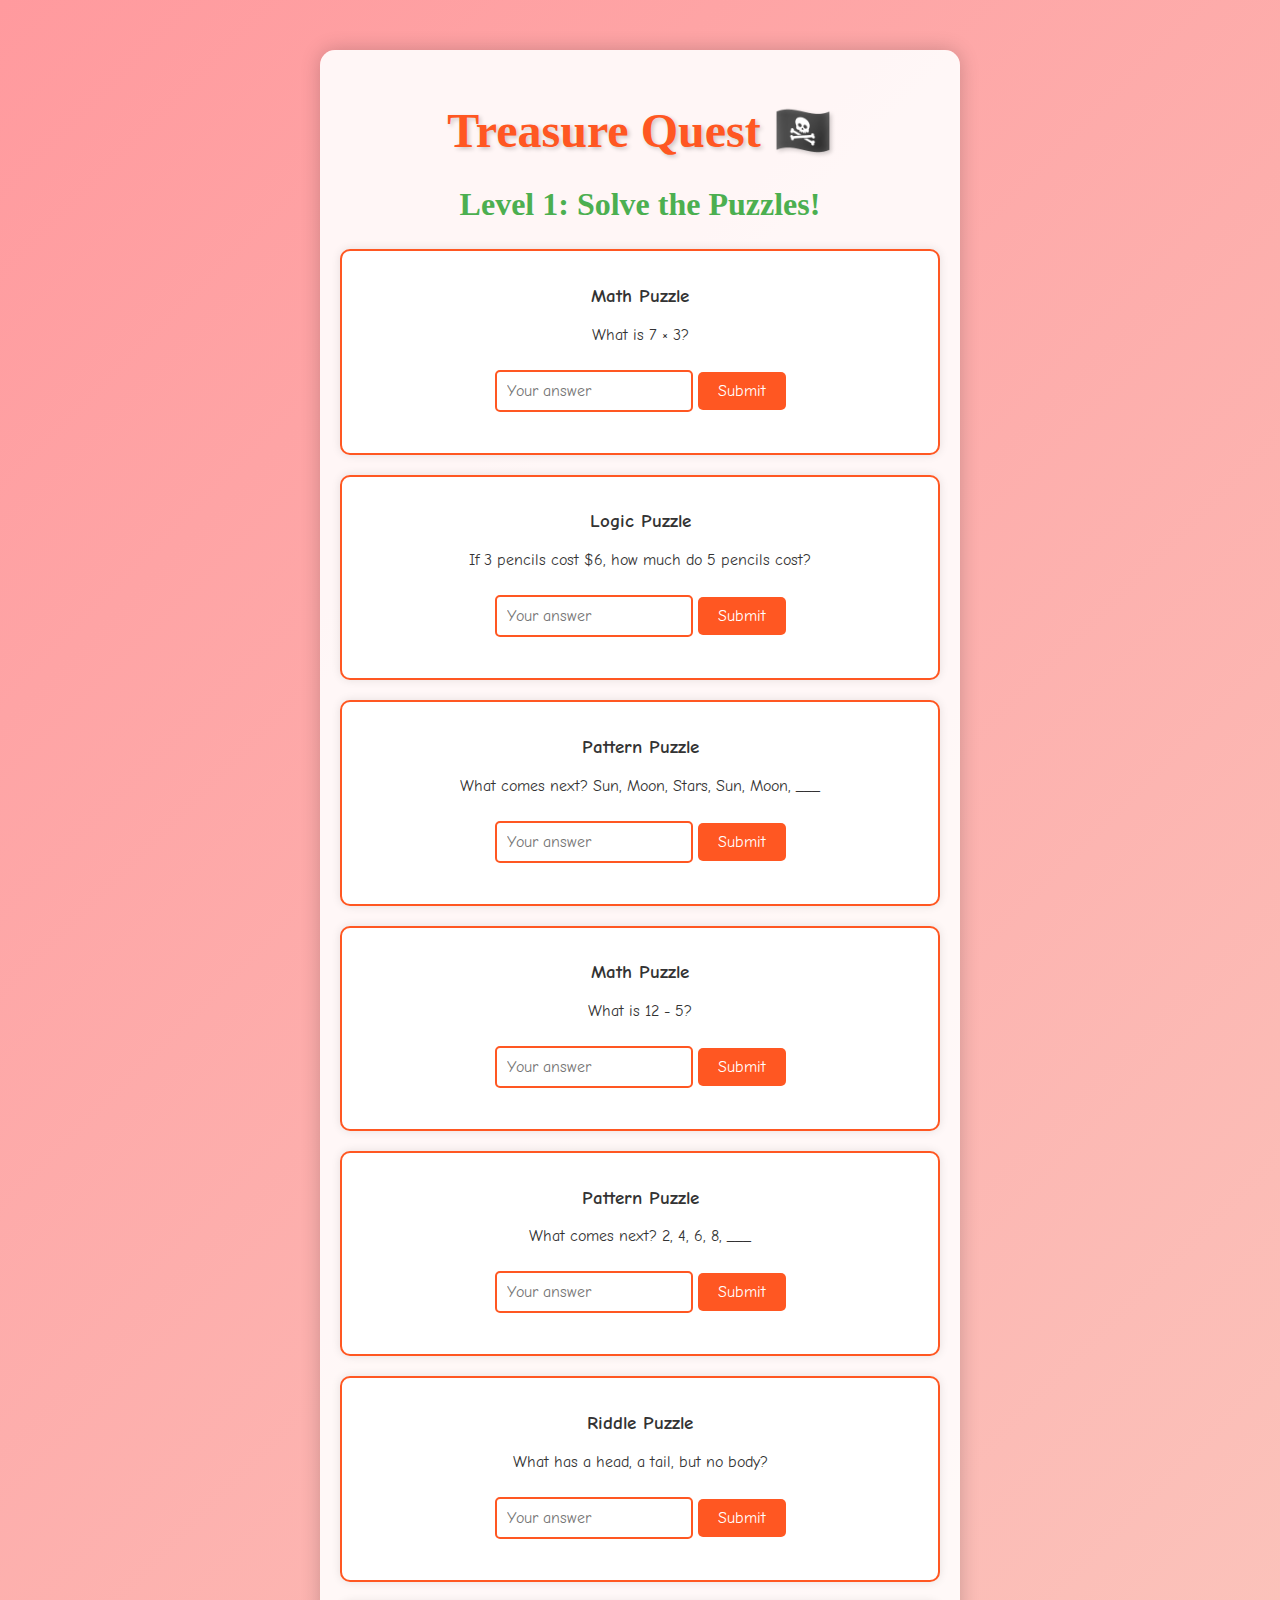
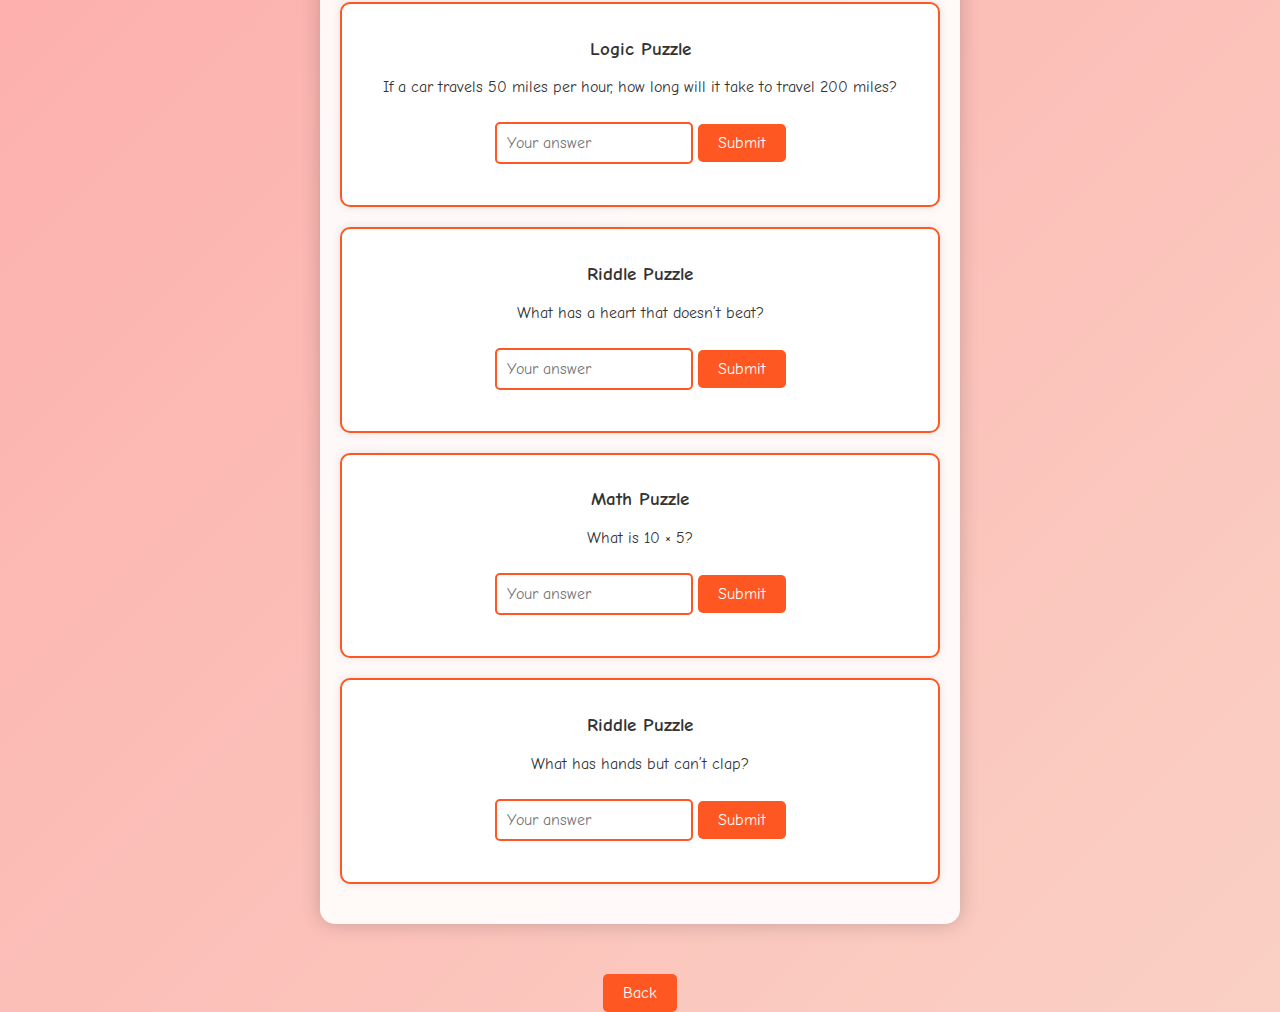
<file: game1.html>
<!DOCTYPE html>
<html lang="en">
<head>
  <meta charset="UTF-8">
  <meta name="viewport" content="width=device-width, initial-scale=1.0">
  <title>Treasure Quest</title>
  <style>
    body {
      font-family: 'Comic Neue', cursive;
      background: linear-gradient(135deg, #ff9a9e 0%, #fad0c4 100%);
      color: #333;
      text-align: center;
      margin: 0;
      padding: 0;
      /* Remove overflow: hidden; */
    }
    
    .game-container {
      max-width: 600px;
      margin: 50px auto;
      padding: 20px;
      background-color: rgba(255, 255, 255, 0.9);
      border-radius: 15px;
      box-shadow: 0 0 20px rgba(0, 0, 0, 0.2);
      position: relative;
      z-index: 1;
    }
    
    /* Rest of the CSS remains the same */
    
    h1 {
      font-family: 'Chewy', cursive;
      color: #ff5722;
      font-size: 3rem;
      margin-bottom: 20px;
      text-shadow: 2px 2px 4px rgba(0, 0, 0, 0.2);
    }
    
    h2 {
      font-family: 'Chewy', cursive;
      color: #4caf50;
      font-size: 2rem;
    }
    
    .puzzle {
      margin: 20px 0;
      padding: 15px;
      border: 2px solid #ff5722;
      border-radius: 10px;
      background-color: #fff;
      box-shadow: 0 0 10px rgba(0, 0, 0, 0.1);
      animation: float 3s ease-in-out infinite;
    }
    
    @keyframes float {
      0%, 100% {
        transform: translateY(0);
      }
      50% {
        transform: translateY(-10px);
      }
    }
    
    input {
      padding: 10px;
      margin: 10px 0;
      border: 2px solid #ff5722;
      border-radius: 5px;
      font-family: 'Comic Neue', cursive;
      font-size: 1rem;
    }
    
    button {
      padding: 10px 20px;
      background-color: #ff5722;
      color: #fff;
      border: none;
      border-radius: 5px;
      cursor: pointer;
      font-family: 'Comic Neue', cursive;
      font-size: 1rem;
      transition: background-color 0.3s ease;
    }
    
    button:hover {
      background-color: #e64a19;
    }
    
    #bomb-blast {
      width: 100px;
      height: 100px;
      background-image: url('https://i.imgur.com/8nLf3yE.png'); /* Replace with a bomb image */
      background-size: cover;
      position: absolute;
      top: 50%;
      left: 50%;
      transform: translate(-50%, -50%);
      animation: blast 1s forwards;
      display: none;
    }
    
    @keyframes blast {
      0% {
        transform: translate(-50%, -50%) scale(1);
        opacity: 1;
      }
      100% {
        transform: translate(-50%, -50%) scale(3);
        opacity: 0;
      }
    }
    
    #paper-cuts-rain {
      position: absolute;
      top: 0;
      left: 0;
      width: 100%;
      height: 100%;
      overflow: hidden;
      pointer-events: none;
    }
    
    .paper-cut {
      position: absolute;
      width: 20px;
      height: 20px;
      background-image: url('https://i.imgur.com/xyz1234.png'); /* Replace with a paper cut image */
      background-size: cover;
      animation: fall linear infinite;
    }
    
    @keyframes fall {
      0% {
        transform: translateY(-100%);
      }
      100% {
        transform: translateY(100vh);
      }
    }
    
    #stars-container {
      margin-top: 20px;
    }
    
    .star {
      font-size: 2rem;
      color: gold;
      display: inline-block;
      animation: spin 2s linear infinite;
    }
    
    @keyframes spin {
      0% {
        transform: rotate(0deg);
      }
      100% {
        transform: rotate(360deg);
      }
    }
    
    .hidden {
      display: none;
    }
    
    .background-animation {
      position: absolute;
      top: 0;
      left: 0;
      width: 100%;
      height: 100%;
      z-index: 0;
    }
    
    .cloud {
      position: absolute;
      width: 100px;
      height: 60px;
      background: rgba(255, 255, 255, 0.8);
      border-radius: 50px;
      animation: moveCloud 10s linear infinite;
    }
    
    .cloud:nth-child(1) {
      top: 20%;
      left: -100px;
      animation-duration: 15s;
    }
    
    .cloud:nth-child(2) {
      top: 50%;
      left: -100px;
      animation-duration: 20s;
    }
    
    .cloud:nth-child(3) {
      top: 80%;
      left: -100px;
      animation-duration: 25s;
    }
    
    @keyframes moveCloud {
      0% {
        transform: translateX(-100%);
      }
      100% {
        transform: translateX(100vw);
      }
    }
  </style>
  <link href="https://fonts.googleapis.com/css2?family=Chewy&family=Comic+Neue:wght@700&display=swap" rel="stylesheet">
</head>
<body>
  <div class="game-container">
    <h1>Treasure Quest 🏴‍☠️</h1>
    <div id="level-1" class="level">
      <h2>Level 1: Solve the Puzzles!</h2>
      <div class="puzzle">
        <h3>Math Puzzle</h3>
        <p>What is 5 + 7?</p>
        <input type="number" id="math-answer" placeholder="Your answer">
        <button onclick="checkMath()">Submit</button>
        <p id="math-feedback"></p>
      </div>
      <div class="puzzle">
        <h3>Pattern Puzzle</h3>
        <p>What comes next? Red, Blue, Green, Red, Blue, ___</p>
        <input type="text" id="pattern-answer" placeholder="Your answer">
        <button onclick="checkPattern()">Submit</button>
        <p id="pattern-feedback"></p>
      </div>
      <div class="puzzle">
        <h3>Word Puzzle</h3>
        <p>Unscramble the letters: TAC</p>
        <input type="text" id="word-answer" placeholder="Your answer">
        <button onclick="checkWord()">Submit</button>
        <p id="word-feedback"></p>
      </div>
      <div class="puzzle">
        <h3>Logic Puzzle</h3>
        <p>If 2 cats catch 2 mice in 2 minutes, how many cats are needed to catch 8 mice in 8 minutes?</p>
        <input type="number" id="logic-answer" placeholder="Your answer">
        <button onclick="checkLogic()">Submit</button>
        <p id="logic-feedback"></p>
      </div>
      <div class="puzzle">
        <h3>Riddle Puzzle</h3>
        <p>I speak without a mouth and hear without ears. I have no body, but I come alive with wind. What am I?</p>
        <input type="text" id="riddle-answer" placeholder="Your answer">
        <button onclick="checkRiddle()">Submit</button>
        <p id="riddle-feedback"></p>
      </div>
    </div>
    <div id="level-complete" class="hidden">
      <h2>Congratulations! You found the treasure! 🎉</h2>
      <div id="bomb-blast" class="hidden"></div>
      <div id="paper-cuts-rain" class="hidden"></div>
      <div id="stars-container" class="hidden">
        <span class="star">⭐</span>
        <span class="star">⭐</span>
        <span class="star">⭐</span>
      </div>
      <button onclick="resetGame()">Play Again</button>
    </div>
  </div>
  <div class="background-animation">
    <div class="cloud"></div>
    <div class="cloud"></div>
    <div class="cloud"></div>
  </div>
 
  <script>
    const questions = [
  // Math Puzzles
  { type: "math", question: "What is 8 + 7?", answer: "15" },
  { type: "math", question: "What is 12 - 5?", answer: "7" },
  { type: "math", question: "What is 6 × 4?", answer: "24" },
  { type: "math", question: "What is 20 ÷ 5?", answer: "4" },
  { type: "math", question: "What is 9 + 11?", answer: "20" },
  { type: "math", question: "What is 15 - 9?", answer: "6" },
  { type: "math", question: "What is 7 × 3?", answer: "21" },
  { type: "math", question: "What is 18 ÷ 2?", answer: "9" },
  { type: "math", question: "What is 25 - 13?", answer: "12" },
  { type: "math", question: "What is 10 × 5?", answer: "50" },

  // Pattern Puzzles
  { type: "pattern", question: "What comes next? 2, 4, 6, 8, ___", answer: "10" },
  { type: "pattern", question: "What comes next? A, C, E, G, ___", answer: "I" },
  { type: "pattern", question: "What comes next? Red, Blue, Green, Red, Blue, ___", answer: "Green" },
  { type: "pattern", question: "What comes next? 5, 10, 15, 20, ___", answer: "25" },
  { type: "pattern", question: "What comes next? Circle, Square, Triangle, Circle, Square, ___", answer: "Triangle" },
  { type: "pattern", question: "What comes next? 1, 3, 5, 7, ___", answer: "9" },
  { type: "pattern", question: "What comes next? Cat, Dog, Fish, Cat, Dog, ___", answer: "Fish" },
  { type: "pattern", question: "What comes next? 10, 20, 30, 40, ___", answer: "50" },
  { type: "pattern", question: "What comes next? Sun, Moon, Stars, Sun, Moon, ___", answer: "Stars" },
  { type: "pattern", question: "What comes next? 100, 90, 80, 70, ___", answer: "60" },

  // Word Puzzles
  { type: "word", question: "Unscramble the letters: TAC", answer: "cat" },
  { type: "word", question: "Unscramble the letters: DOG", answer: "dog" },
  { type: "word", question: "Unscramble the letters: RAT", answer: "rat" },
  { type: "word", question: "Unscramble the letters: PAN", answer: "pan" },
  { type: "word", question: "Unscramble the letters: BATS", answer: "bats" },
  { type: "word", question: "Unscramble the letters: LION", answer: "lion" },
  { type: "word", question: "Unscramble the letters: BEAR", answer: "bear" },
  { type: "word", question: "Unscramble the letters: FISH", answer: "fish" },
  { type: "word", question: "Unscramble the letters: BIRD", answer: "bird" },
  { type: "word", question: "Unscramble the letters: DUCK", answer: "duck" },

  // Logic Puzzles
  { type: "logic", question: "If 2 cats catch 2 mice in 2 minutes, how many cats are needed to catch 8 mice in 8 minutes?", answer: "2" },
  { type: "logic", question: "If a train travels 60 miles in 1 hour, how far will it travel in 3 hours?", answer: "180" },
  { type: "logic", question: "If 3 pencils cost $6, how much do 5 pencils cost?", answer: "10" },
  { type: "logic", question: "If a clock shows 3:15, what is the angle between the hour and minute hands?", answer: "7.5" },
  { type: "logic", question: "If 5 machines make 5 widgets in 5 minutes, how long will it take 100 machines to make 100 widgets?", answer: "5" },
  { type: "logic", question: "If a book has 300 pages and you read 30 pages a day, how many days will it take to finish the book?", answer: "10" },
  { type: "logic", question: "If 4 people can paint 4 walls in 4 hours, how many people are needed to paint 8 walls in 8 hours?", answer: "4" },
  { type: "logic", question: "If a pizza is cut into 8 slices and you eat 3 slices, how many slices are left?", answer: "5" },
  { type: "logic", question: "If a car travels 50 miles per hour, how long will it take to travel 200 miles?", answer: "4" },
  { type: "logic", question: "If a rectangle has a length of 10 and a width of 5, what is its area?", answer: "50" },

  // Riddles
  { type: "riddle", question: "I speak without a mouth and hear without ears. I have no body, but I come alive with wind. What am I?", answer: "echo" },
  { type: "riddle", question: "The more you take, the more you leave behind. What am I?", answer: "footsteps" },
  { type: "riddle", question: "What has keys but can’t open locks?", answer: "keyboard" },
  { type: "riddle", question: "What has to be broken before you can use it?", answer: "egg" },
  { type: "riddle", question: "What has a heart that doesn’t beat?", answer: "artichoke" },
  { type: "riddle", question: "What can travel around the world while staying in the same spot?", answer: "stamp" },
  { type: "riddle", question: "What has a head, a tail, but no body?", answer: "coin" },
  { type: "riddle", question: "What has hands but can’t clap?", answer: "clock" },
  { type: "riddle", question: "What has an eye but can’t see?", answer: "needle" },
  { type: "riddle", question: "What gets wetter as it dries?", answer: "towel" }
];

let currentQuestions = [];
let puzzlesSolved = 0;
let correctAnswers = 0;

// Function to randomly select 10 questions
function selectQuestions() {
  currentQuestions = [];
  const shuffledQuestions = questions.sort(() => 0.5 - Math.random()); // Shuffle questions
  currentQuestions = shuffledQuestions.slice(0, 10); // Select 10 random questions
  displayQuestions();
}

// Function to display selected questions
function displayQuestions() {
  const level1 = document.getElementById("level-1");
  level1.innerHTML = `<h2>Level 1: Solve the Puzzles!</h2>`;
  currentQuestions.forEach((q, index) => {
    level1.innerHTML += `
      <div class="puzzle">
        <h3>${q.type.charAt(0).toUpperCase() + q.type.slice(1)} Puzzle</h3>
        <p>${q.question}</p>
        <input type="text" id="answer-${index}" placeholder="Your answer">
        <button onclick="checkAnswer(${index})">Submit</button>
        <p id="feedback-${index}"></p>
      </div>
    `;
  });
}

// Function to check answers
function checkAnswer(index) {
  const userAnswer = document.getElementById(`answer-${index}`).value.trim().toLowerCase();
  const feedback = document.getElementById(`feedback-${index}`);
  if (userAnswer === currentQuestions[index].answer.toLowerCase()) {
    feedback.textContent = "Correct! 🎉";
    feedback.style.color = "green";
    correctAnswers++;
    puzzlesSolved++;
  } else {
    feedback.textContent = `Try again! ❌ (Answer: ${currentQuestions[index].answer})`;
    feedback.style.color = "red";
  }
  checkLevelCompletion();
}

// Function to check if all puzzles are solved
function checkLevelCompletion() {
  if (puzzlesSolved === 10) {
    document.getElementById("level-1").classList.add("hidden");
    document.getElementById("level-complete").classList.remove("hidden");
    showBombBlast();
    showPaperCutsRain();
    showStars();
  }
}

// Function to show bomb blast animation
function showBombBlast() {
  const bombBlast = document.getElementById("bomb-blast");
  bombBlast.classList.remove("hidden");
  setTimeout(() => {
    bombBlast.classList.add("hidden");
  }, 1000); // Hide after 1 second
}

// Function to show paper cuts rain animation
function showPaperCutsRain() {
  const paperCutsRain = document.getElementById("paper-cuts-rain");
  paperCutsRain.classList.remove("hidden");

  // Create paper cuts
  for (let i = 0; i < 50; i++) {
    const paperCut = document.createElement("div");
    paperCut.classList.add("paper-cut");
    paperCut.style.left = `${Math.random() * 100}%`;
    paperCut.style.animationDuration = `${Math.random() * 2 + 1}s`;
    paperCutsRain.appendChild(paperCut);
  }

  // Remove paper cuts after animation
  setTimeout(() => {
    paperCutsRain.classList.add("hidden");
    paperCutsRain.innerHTML = "";
  }, 3000); // Hide after 3 seconds
}

// Function to show stars based on correct answers
function showStars() {
  const starsContainer = document.getElementById("stars-container");
  const stars = document.querySelectorAll(".star");
  starsContainer.classList.remove("hidden");

  // Calculate stars based on correct answers
  const starCount = Math.floor((correctAnswers / 10) * 3); // Max 3 stars
  stars.forEach((star, index) => {
    if (index < starCount) {
      star.style.display = "inline-block";
    } else {
      star.style.display = "none";
    }
  });
}

// Function to reset the game
function resetGame() {
  puzzlesSolved = 0;
  correctAnswers = 0;
  document.getElementById("level-1").classList.remove("hidden");
  document.getElementById("level-complete").classList.add("hidden");
  document.getElementById("stars-container").classList.add("hidden");
  selectQuestions(); // Select new questions for the next round
}

// Initialize the game
selectQuestions();

//back button
function goToPage(page) {
    window.location.href = page;
  }
  </script>
<button onclick="goToPage('http://127.0.0.1:5000/')">Back</button>
</body>
</html>
</file>
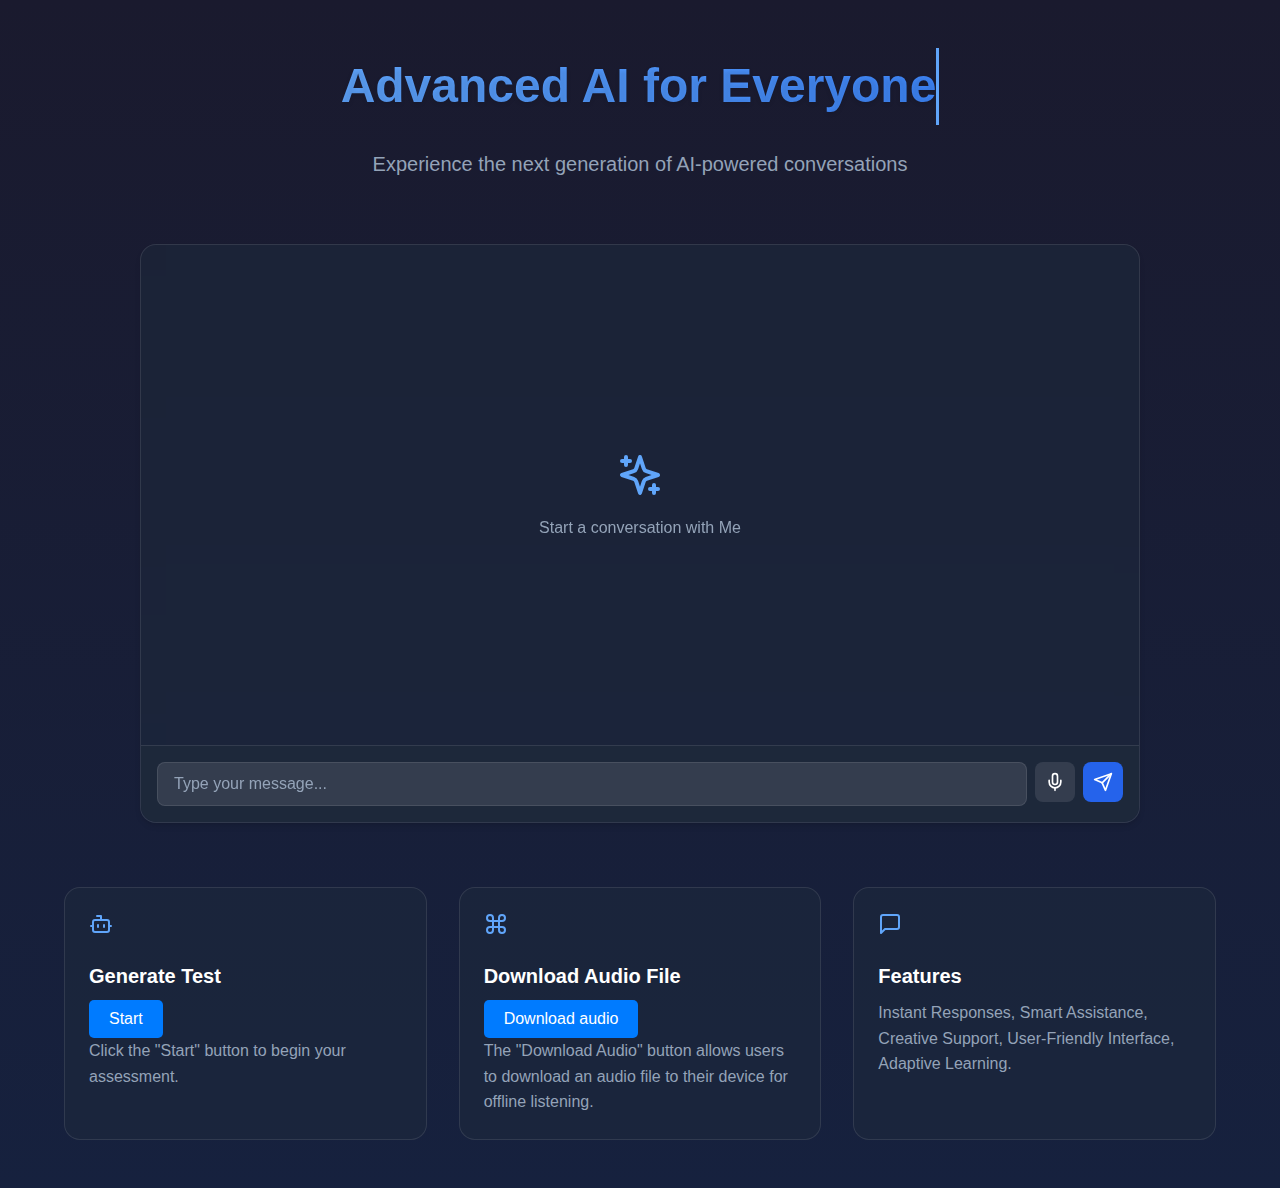
<file: text.html>
<!DOCTYPE html>
<html lang="en">
<head>
  <meta charset="UTF-8">
  <meta name="viewport" content="width=device-width, initial-scale=1.0">
  <title> Learn with Text</title>
  <style>
    /* Reset and base styles */
* {
  margin: 0;
  padding: 0;
  box-sizing: border-box;
}

body {
  font-family: -apple-system, BlinkMacSystemFont, "Segoe UI", Roboto, Oxygen-Sans, Ubuntu, Cantarell, sans-serif;
  line-height: 1.6;
  color: #fff;
  background: linear-gradient(180deg, #1a1a2e 0%, #16213e 100%);
  min-height: 100vh;
}

.container {
  max-width: 1200px;
  margin: 0 auto;
  padding: 0 1.5rem;
}



/* Main content styles */
main {
  padding: 3rem 0;
}

.hero {
  text-align: center;
  margin-bottom: 4rem;
}

.hero h1 {
  font-size: 3rem;
  font-weight: bold;
  margin-bottom: 1rem;
  color: #60a5fa;
  text-shadow: 0 2px 4px rgba(0, 0, 0, 0.1);
  background: linear-gradient(135deg, #60a5fa 0%, #3b82f6 100%);
  -webkit-background-clip: text;
  background-clip: text;
  -webkit-text-fill-color: transparent;
  display: inline-block;
  overflow: hidden;
  border-right: 3px solid #60a5fa;
  white-space: nowrap;
  animation: typing 3.5s steps(30, end),
             blink-caret 0.75s step-end infinite;
  margin: 0 auto 1rem;
  max-width: fit-content;
}

@keyframes typing {
  from { width: 0 }
  to { width: 100% }
}

@keyframes blink-caret {
  from, to { border-color: transparent }
  50% { border-color: #60a5fa }
}

.hero p {
  font-size: 1.25rem;
  color: #94a3b8;
}

/* Chat container styles */
.chat-container {
  max-width: 1000px;
  margin: 0 auto;
  background: rgba(30, 41, 59, 0.5);
  border: 1px solid rgba(255, 255, 255, 0.1);
  border-radius: 1rem;
  box-shadow: 0 4px 6px -1px rgba(0, 0, 0, 0.1), 0 2px 4px -1px rgba(0, 0, 0, 0.06);
  backdrop-filter: blur(10px);
  -webkit-backdrop-filter: blur(10px);
  transition: height 0.3s ease-in-out;
}

.messages {
  height: 500px;
  min-height: 500px;
  max-height: 800px;
  overflow-y: auto;
  padding: 1.5rem;
  scrollbar-width: thin;
  scrollbar-color: rgba(96, 165, 250, 0.5) transparent;
  transition: height 0.3s ease-in-out;
}

.messages.expanded {
  height: 800px;
}

.messages::-webkit-scrollbar {
  width: 6px;
}

.messages::-webkit-scrollbar-track {
  background: transparent;
}

.messages::-webkit-scrollbar-thumb {
  background-color: rgba(96, 165, 250, 0.5);
  border-radius: 3px;
}

.empty-state {
  height: 100%;
  display: flex;
  flex-direction: column;
  align-items: center;
  justify-content: center;
  color: #94a3b8;
}

.empty-state svg {
  margin-bottom: 1rem;
  color: #60a5fa;
}

.message {
  max-width: 80%;
  margin-bottom: 1rem;
  padding: 1rem;
  border-radius: 0.5rem;
  animation: messageAppear 0.3s ease-out;
}

@keyframes messageAppear {
  from {
    opacity: 0;
    transform: translateY(10px);
  }
  to {
    opacity: 1;
    transform: translateY(0);
  }
}

.message.user {
  margin-left: auto;
  background: #2563eb;
  box-shadow: 0 2px 4px rgba(37, 99, 235, 0.1);
}

.message.ai {
  margin-right: auto;
  background: rgba(255, 255, 255, 0.1);
  box-shadow: 0 2px 4px rgba(0, 0, 0, 0.1);
}

/* Input area styles */
.input-area {
  display: flex;
  gap: 0.5rem;
  padding: 1rem;
  border-top: 1px solid rgba(255, 255, 255, 0.1);
  background: rgba(30, 41, 59, 0.8);
  border-radius: 0 0 1rem 1rem;
}

input {
  flex: 1;
  padding: 0.75rem 1rem;
  background: rgba(255, 255, 255, 0.1);
  border: 1px solid rgba(255, 255, 255, 0.1);
  border-radius: 0.5rem;
  color: #fff;
  font-size: 1rem;
  transition: all 0.2s;
}

input:focus {
  outline: none;
  border-color: #60a5fa;
  background: rgba(255, 255, 255, 0.15);
  box-shadow: 0 0 0 2px rgba(96, 165, 250, 0.2);
}

input::placeholder {
  color: #94a3b8;
}

.icon-button {
  display: flex;
  align-items: center;
  justify-content: center;
  width: 40px;
  height: 40px;
  background: #2563eb;
  border: none;
  border-radius: 0.5rem;
  color: #fff;
  cursor: pointer;
  transition: all 0.2s;
}

.icon-button:hover {
  background: #1d4ed8;
  transform: translateY(-1px);
}

.icon-button:active {
  transform: translateY(0);
}

#mic-button {
  background: rgba(255, 255, 255, 0.1);
}

#mic-button:hover {
  background: rgba(255, 255, 255, 0.2);
}

#mic-button.recording {
  background: #ef4444;
  animation: pulse 1.5s infinite;
}

/* Features section styles */
.features {
  display: grid;
  grid-template-columns: repeat(auto-fit, minmax(250px, 1fr));
  gap: 2rem;
  margin-top: 4rem;
}

.feature-card {
  background: rgba(30, 41, 59, 0.5);
  padding: 1.5rem;
  border-radius: 1rem;
  border: 1px solid rgba(255, 255, 255, 0.1);
  transition: transform 0.2s, box-shadow 0.2s;
}

.feature-card:hover {
  transform: translateY(-2px);
  box-shadow: 0 4px 6px -1px rgba(0, 0, 0, 0.1), 0 2px 4px -1px rgba(0, 0, 0, 0.06);
}

.feature-card svg {
  color: #60a5fa;
  margin-bottom: 1rem;
}

.feature-card h3 {
  font-size: 1.25rem;
  margin-bottom: 0.5rem;
}

.feature-card p {
  color: #94a3b8;
}

/* Animations */
@keyframes pulse {
  0% {
    transform: scale(1);
    box-shadow: 0 0 0 0 rgba(239, 68, 68, 0.4);
  }
  50% {
    transform: scale(1.05);
    box-shadow: 0 0 0 10px rgba(239, 68, 68, 0);
  }
  100% {
    transform: scale(1);
    box-shadow: 0 0 0 0 rgba(239, 68, 68, 0);
  }
}

/* Update responsive design for larger screens */
@media (min-width: 1024px) {
  .chat-container {
    max-width: 1000px;
  }
  
  .messages {
    height: 500px;
  }
  
  .messages.expanded {
    height: 800px;
  }
}

/* Update responsive design for smaller screens */
@media (max-width: 768px) {
  .chat-container {
    max-width: 100%;
    margin: 0 1rem;
  }
  
  .messages {
    height: 400px;
    min-height: 400px;
  }
  
  .messages.expanded {
    height: 600px;
  }
  
  .message {
    max-width: 90%;
  }
  
  .input-area {
    padding: 0.75rem;
  }
  
  nav {
    display: none;
  }
  
  .hero h1 {
    font-size: 2rem;
  }
  
  .features {
    grid-template-columns: 1fr;
  }
}


/* Basic button styling */
#animatedButton {
  padding: 10px 20px;
  font-size: 16px;
  color: white;
  background-color: #007BFF;
  border: none;
  border-radius: 5px;
  cursor: pointer;
  transition: background-color 0.3s ease, transform 0.3s ease;
}

/* Hover effect */
#animatedButton:hover {
  background-color: #0056b3;
  transform: scale(1.1);
}

/* Active (click) effect */
#animatedButton:active {
  transform: scale(0.9);
}

/* Optional: Add a pulse animation */
@keyframes pulse {
  0% {
      transform: scale(1);
  }
  50% {
      transform: scale(1.05);
  }
  100% {
      transform: scale(1);
  }
}

/* Apply the pulse animation to the button */
.animated-button {
  animation: pulse 2s infinite;
}

  </style>
</head>
<body>
  <div class="app">
   

    <!-- Main Content -->
    <main>
      <div class="container">
        <!-- Hero Section -->
        <div class="hero">
          <h1>Advanced AI for Everyone</h1>
          <p>Experience the next generation of AI-powered conversations</p>
        </div>

        <!-- Chat Interface -->
        <div class="chat-container">
          <div class="messages" id="messages">
            <div class="empty-state">
              <svg xmlns="http://www.w3.org/2000/svg" width="48" height="48" viewBox="0 0 24 24" fill="none" stroke="currentColor" stroke-width="2" stroke-linecap="round" stroke-linejoin="round">
                <path d="m12 3-1.912 5.813a2 2 0 0 1-1.275 1.275L3 12l5.813 1.912a2 2 0 0 1 1.275 1.275L12 21l1.912-5.813a2 2 0 0 1 1.275-1.275L21 12l-5.813-1.912a2 2 0 0 1-1.275-1.275L12 3Z"/>
                <path d="M5 3v4"/>
                <path d="M19 17v4"/>
                <path d="M3 5h4"/>
                <path d="M17 19h4"/>
              </svg>
              <p>Start a conversation with Me</p>
            </div>
          </div>
          <form id="chat-form" class="input-area">
            <input 
              type="text" 
              id="message-input" 
              placeholder="Type your message..."
            >
            <button type="button" id="mic-button" class="icon-button">
              <svg xmlns="http://www.w3.org/2000/svg" width="20" height="20" viewBox="0 0 24 24" fill="none" stroke="currentColor" stroke-width="2" stroke-linecap="round" stroke-linejoin="round">
                <path d="M12 2a3 3 0 0 0-3 3v7a3 3 0 0 0 6 0V5a3 3 0 0 0-3-3Z"/>
                <path d="M19 10v2a7 7 0 0 1-14 0v-2"/>
                <line x1="12" x2="12" y1="19" y2="22"/>
              </svg>
            </button>
            <button type="submit" class="icon-button">
              <svg xmlns="http://www.w3.org/2000/svg" width="20" height="20" viewBox="0 0 24 24" fill="none" stroke="currentColor" stroke-width="2" stroke-linecap="round" stroke-linejoin="round">
                <path d="m22 2-7 20-4-9-9-4Z"/>
                <path d="M22 2 11 13"/>
              </svg>
            </button>
          </form>
        </div>

        <!-- Features -->
        <div class="features">
          <div class="feature-card">
            <svg xmlns="http://www.w3.org/2000/svg" width="24" height="24" viewBox="0 0 24 24" fill="none" stroke="currentColor" stroke-width="2" stroke-linecap="round" stroke-linejoin="round">
              <path d="M12 8V4H8"/>
              <rect width="16" height="12" x="4" y="8" rx="2"/>
              <path d="M2 14h2"/>
              <path d="M20 14h2"/>
              <path d="M15 13v2"/>
              <path d="M9 13v2"/>
            </svg>
            <h3>Generate Test</h3>
            <button id="animatedButton" class="animated-button">Start</button>
            <p>Click the "Start" button to begin your assessment.</p>
          </div>
          <div class="feature-card">
            <svg xmlns="http://www.w3.org/2000/svg" width="24" height="24" viewBox="0 0 24 24" fill="none" stroke="currentColor" stroke-width="2" stroke-linecap="round" stroke-linejoin="round">
              <path d="M15 6v12a3 3 0 1 0 3-3H6a3 3 0 1 0 3 3V6a3 3 0 1 0-3 3h12a3 3 0 1 0-3-3"/>
            </svg>
            <h3>Download Audio File</h3>
            <button id="animatedButton" class="animated-button">
              <a id="downloadLink" href="#" download="audio.mp3" style="text-decoration: none; color: inherit;">
                Download audio
              </a>
            </button>
                        <p>The "Download Audio" button allows users to download an audio file to their device for offline listening.</p>
          </div>
          <div class="feature-card">
            <svg xmlns="http://www.w3.org/2000/svg" width="24" height="24" viewBox="0 0 24 24" fill="none" stroke="currentColor" stroke-width="2" stroke-linecap="round" stroke-linejoin="round">
              <path d="M21 15a2 2 0 0 1-2 2H7l-4 4V5a2 2 0 0 1 2-2h14a2 2 0 0 1 2 2z"/>
            </svg>
            <h3>Features</h3>
            <p>Instant Responses, Smart Assistance, Creative Support, User-Friendly Interface, Adaptive Learning.
              </p>
          </div>
        </div>
      </div>
    </main>
  </div>
  <script>
    document.addEventListener('DOMContentLoaded', () => {
      const form = document.getElementById('chat-form');
      const input = document.getElementById('message-input');
      const messagesContainer = document.getElementById('messages');
      const micButton = document.getElementById('mic-button');
      
      let isRecording = false;
      let mediaRecorder = null;
      let audioChunks = [];
      let messageCount = 0;
      
      // Initialize speech recognition
      const SpeechRecognition = window.SpeechRecognition || window.webkitSpeechRecognition;
      const recognition = SpeechRecognition ? new SpeechRecognition() : null;
      
      if (recognition) {
        recognition.continuous = false;
        recognition.lang = 'en-US';
        
        recognition.onresult = (event) => {
          const transcript = event.results[0][0].transcript;
          input.value = transcript;
        };
        
        recognition.onend = () => {
          micButton.classList.remove('recording');
          isRecording = false;
        };
      }
  
      // Handle microphone button click
      micButton.addEventListener('click', () => {
        if (!recognition) {
          alert('Speech recognition is not supported in your browser.');
          return;
        }
    
        if (!isRecording) {
          recognition.start();
          micButton.classList.add('recording');
          isRecording = true;
        } else {
          recognition.stop();
          micButton.classList.remove('recording');
          isRecording = false;
        }
      });
  
      // Clear empty state when first message is added
      const clearEmptyState = () => {
        const emptyState = messagesContainer.querySelector('.empty-state');
        if (emptyState) {
          emptyState.remove();
        }
      };
  
      // Add a message to the chat
      const addMessage = (text, isUser = false, typing = false) => {
        clearEmptyState();
  
        const message = document.createElement('div');
        message.className = `message ${isUser ? 'user' : 'ai'}`;
        if (typing) {
          message.innerHTML = '<div class="typing-indicator">Typing...</div>';
        } else {
          message.textContent = text;
        }
  
        messagesContainer.appendChild(message);
        messagesContainer.scrollTop = messagesContainer.scrollHeight;
  
        // Increment message count and expand chat if needed
        messageCount++;
        if (messageCount > 4 && !messagesContainer.classList.contains('expanded')) {
          messagesContainer.classList.add('expanded');
        }
      };
  
      // Handle form submission (sending text and audio)
      form.addEventListener('submit', async (e) => {
        e.preventDefault();
  
        const message = input.value.trim();
        if (!message) return;
  
        addMessage(message, true);  // Show user message
  
        // Clear the input field
        input.value = '';
  
        // Show the typing animation while waiting for the response
        addMessage('', false, true);  // Show typing animation for AI
  
        try {
          const response = await fetch('/gemini-response', {
            method: 'POST',
            headers: {
              'Content-Type': 'application/json',
            },
            body: JSON.stringify({ message }),
          });
  
          const data = await response.json();
          const aiResponse = data.response;
  
          // Remove typing animation and show AI response
          messagesContainer.lastElementChild.remove();
          addMessage(aiResponse, false);
        } catch (error) {
          console.error('Error:', error);
        }
      });
  
      // Handle input keypress
      input.addEventListener('keypress', (e) => {
        if (e.key === 'Enter' && !e.shiftKey) {
          e.preventDefault();
          form.dispatchEvent(new Event('submit'));
        }
      });
    });

    
    // Function to set the download link
  function setDownloadLink() {
    // The file path to the audio file on your server
    const audioFilePath = '/static/audio.mp3'; // Path where the audio is located

    // Set the href of the download link to the audio file's URL
    const downloadLink = document.getElementById('downloadLink');
    downloadLink.href = audioFilePath;
  }

  // Call the function to set the download link when the page loads
  setDownloadLink();
  </script>
  
   
</body>
</html>
</file>
